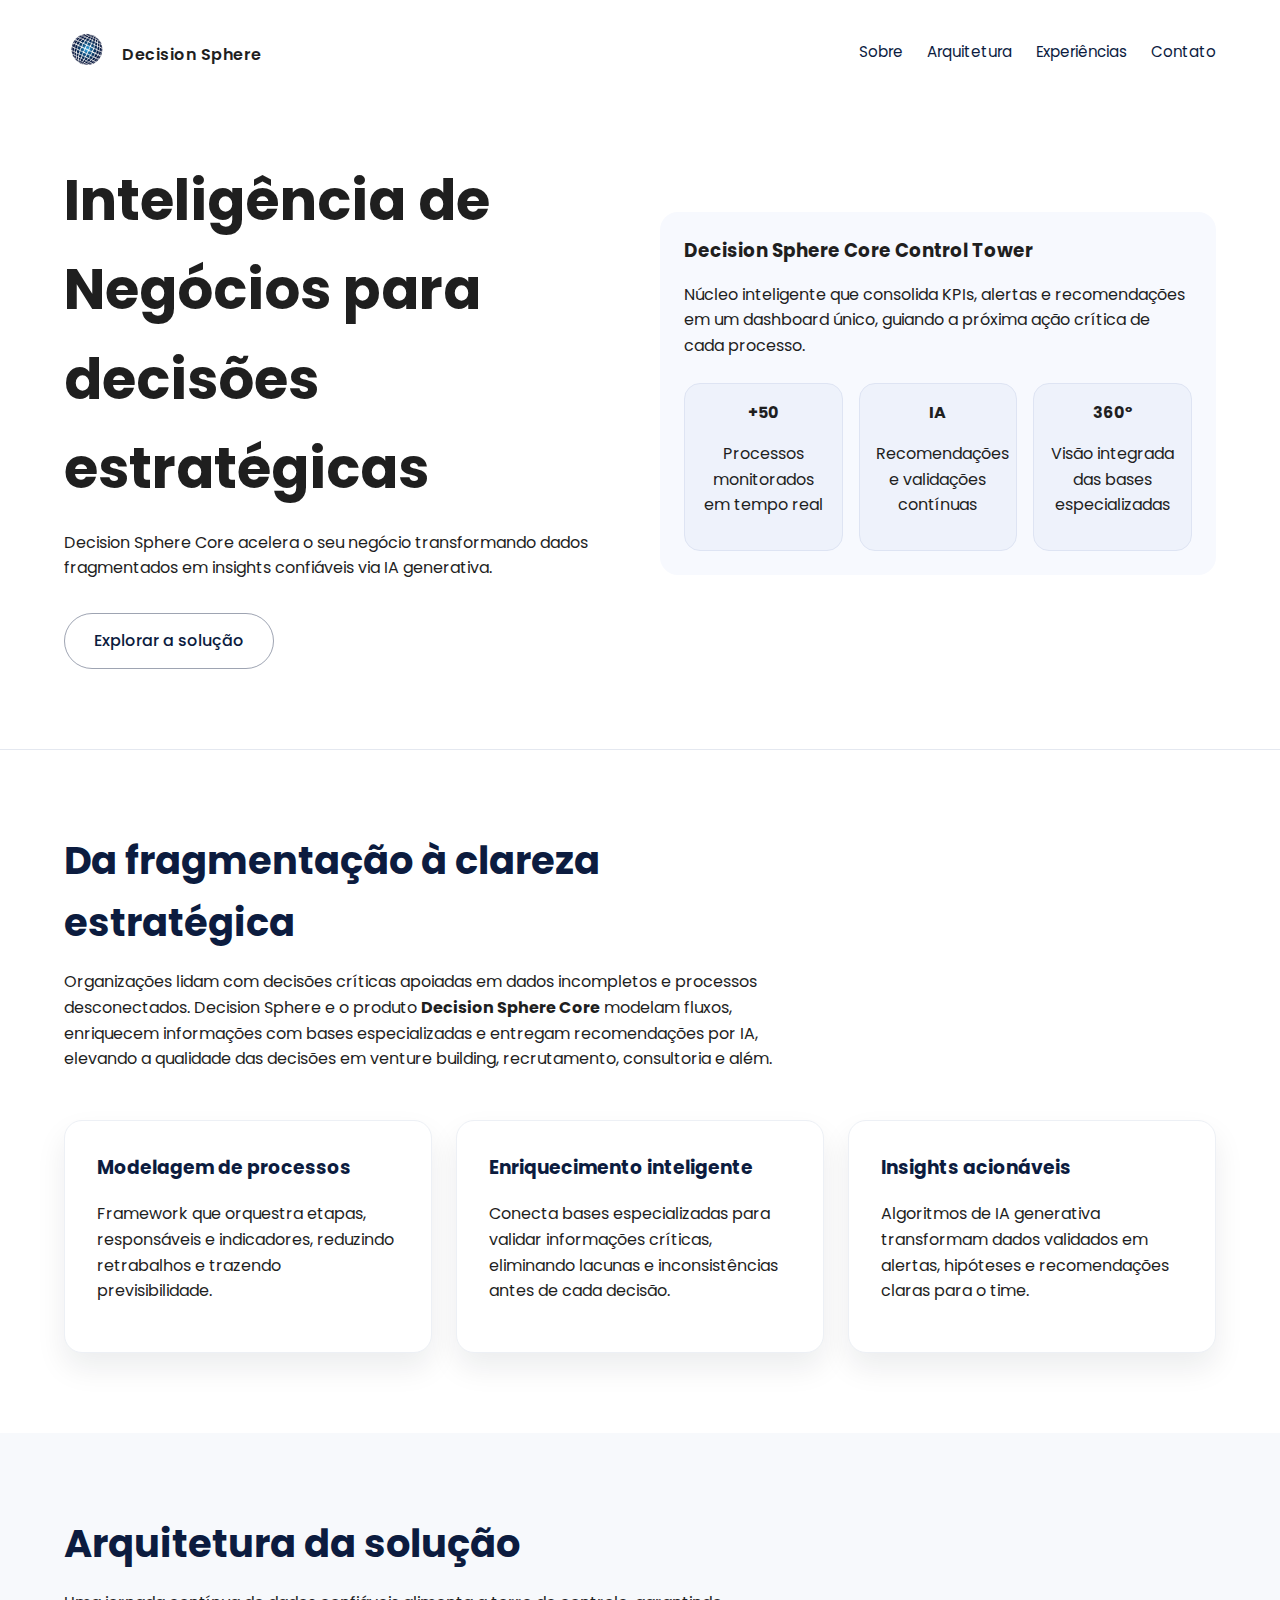
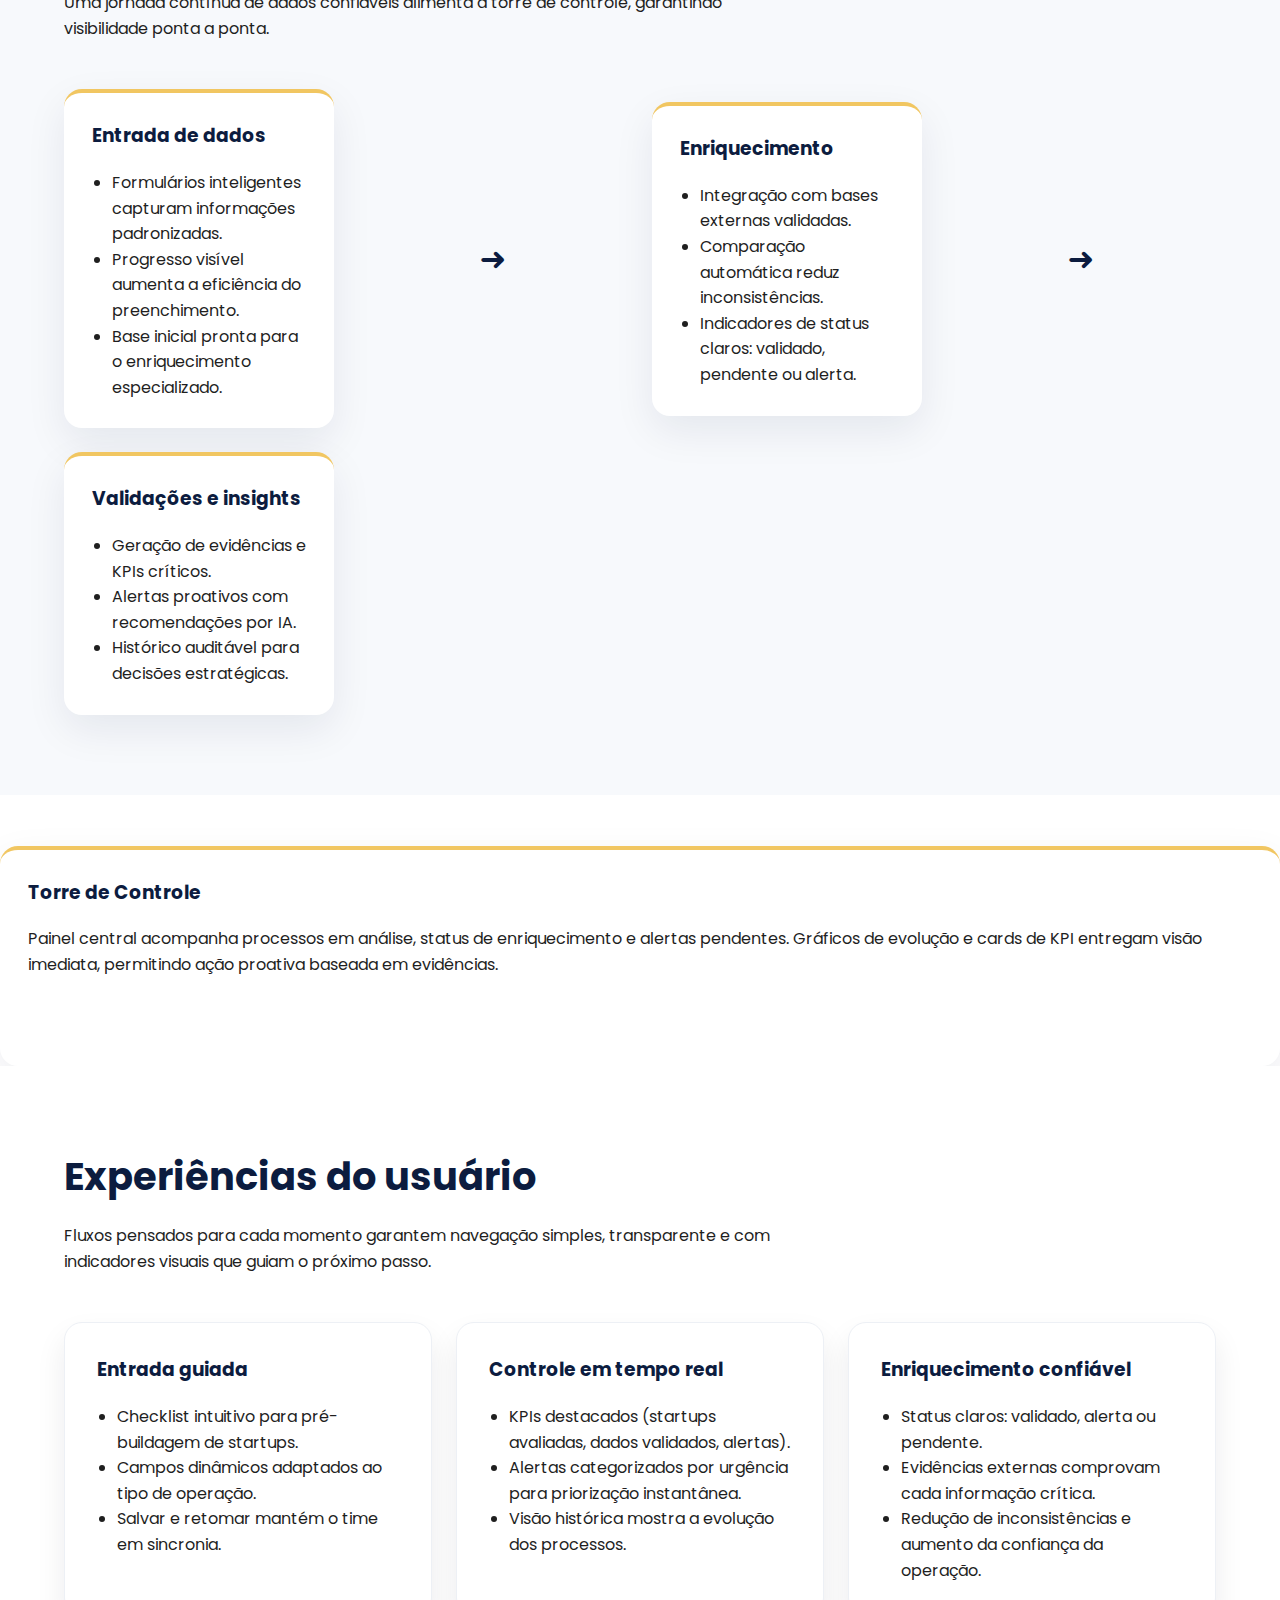
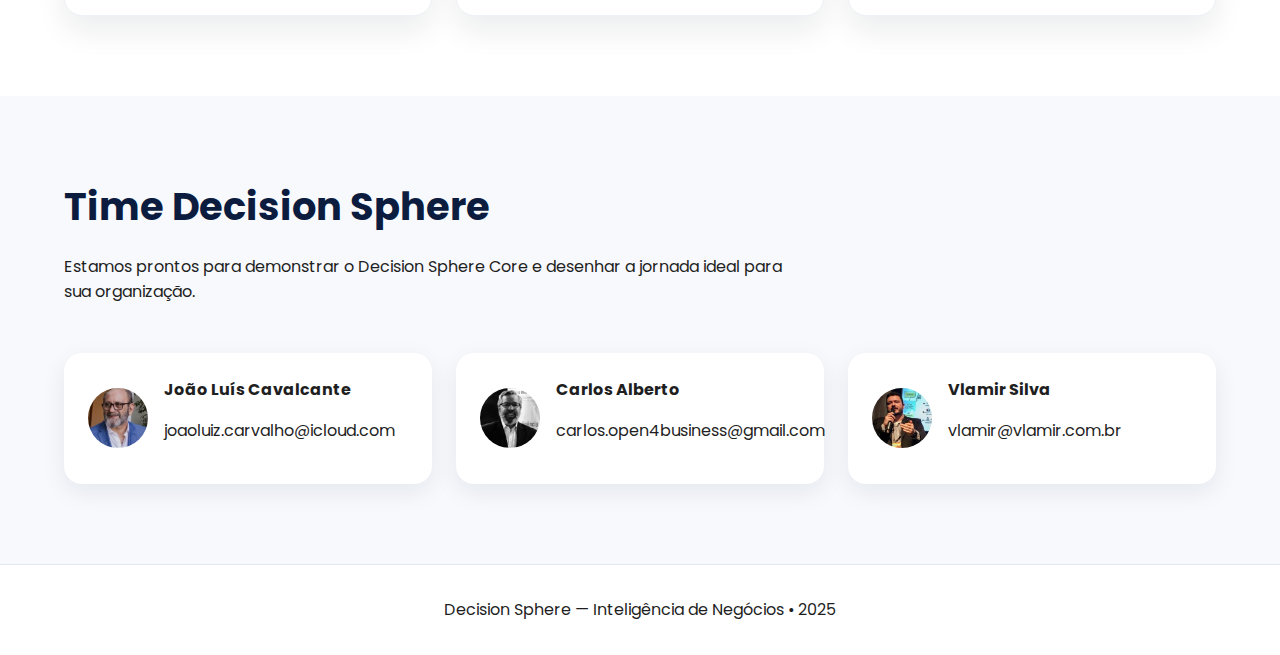
<file: index.html>
<!DOCTYPE html>
<html lang="pt-BR">
  <head>
    <meta charset="UTF-8" />
    <meta name="viewport" content="width=device-width, initial-scale=1.0" />
    <title>Decision Sphere | Inteligência de Negócios</title>
    <link rel="preconnect" href="https://fonts.googleapis.com" />
    <link rel="preconnect" href="https://fonts.gstatic.com" crossorigin />
    <link
      href="https://fonts.googleapis.com/css2?family=Poppins:wght@300;400;500;600&display=swap"
      rel="stylesheet"
    />
    <style>
      :root {
        --navy: #0c1c3f;
        --navy-dark: #050f24;
        --gold: #f1c661;
        --gray: #eef2f7;
        --text: #1f1f1f;
      }

      * {
        box-sizing: border-box;
      }

      body {
        margin: 0;
        font-family: "Poppins", "Segoe UI", system-ui, -apple-system, sans-serif;
        color: var(--text);
        background: #fff;
        line-height: 1.6;
      }

      a {
        color: inherit;
        text-decoration: none;
      }

      img {
        max-width: 100%;
        height: auto;
      }

      header.hero {
        position: relative;
        background: #fff;
        color: var(--text);
        padding: 2rem 5vw 5rem;
        border-bottom: 1px solid #e4e8f0;
      }

      nav {
        display: flex;
        justify-content: space-between;
        align-items: center;
        flex-wrap: wrap;
        gap: 1rem;
        position: relative;
        z-index: 1;
      }

      .logo {
        display: flex;
        align-items: center;
        font-weight: 600;
        letter-spacing: 0.5px;
      }

      .logo-image {
        width: 46px;
        height: 46px;
        margin-right: 0.75rem;
        object-fit: contain;
      }

      .nav-links {
        display: flex;
        gap: 1.5rem;
        font-size: 0.95rem;
      }

      .nav-links a {
        color: var(--navy);
        border-bottom: 2px solid transparent;
        padding-bottom: 0.25rem;
        transition: border 0.2s ease, color 0.2s ease;
      }

      .nav-links a:hover {
        color: var(--navy-dark);
        border-color: var(--gold);
      }

      .hero-content {
        display: grid;
        grid-template-columns: repeat(auto-fit, minmax(280px, 1fr));
        gap: 2.5rem;
        margin-top: 2.5rem;
        align-items: center;
        position: relative;
        z-index: 1;
      }

      .hero-text h1 {
        font-size: clamp(2.2rem, 5vw, 3.5rem);
        margin-bottom: 1rem;
      }

      .hero-text p {
        color: var(--text);
        margin-bottom: 2rem;
      }

      .cta-group {
        display: flex;
        flex-wrap: wrap;
        gap: 1rem;
      }

      .btn {
        padding: 0.9rem 1.8rem;
        border-radius: 999px;
        font-weight: 500;
        border: 1px solid transparent;
        transition: transform 0.2s ease, background 0.2s ease;
      }

      .btn-primary {
        background: var(--gold);
        color: #1a1200;
      }

      .btn-secondary {
        border-color: rgba(12, 28, 63, 0.4);
        color: var(--navy);
      }

      .btn:hover {
        transform: translateY(-2px);
      }

      .hero-highlight {
        background: #f7f9fe;
        border-radius: 18px;
        padding: 1.5rem;
        backdrop-filter: blur(8px);
        color: var(--text);
      }

      .hero-highlight h3 {
        margin: 0 0 0.5rem;
        font-size: 1.15rem;
      }

      .stats {
        display: grid;
        grid-template-columns: repeat(auto-fit, minmax(140px, 1fr));
        gap: 1rem;
        margin-top: 1.5rem;
      }

      .stat-card {
        background: #eef2fb;
        border: 1px solid #dee4f3;
        border-radius: 16px;
        padding: 1rem;
        text-align: center;
      }

      main {
        position: relative;
        z-index: 2;
      }

      .section {
        padding: 5rem 5vw;
        background: #fff;
      }

      .section:nth-of-type(even) {
        background: #f7f9fc;
      }

      .section-heading {
        max-width: 720px;
        margin-bottom: 3rem;
      }

      .section-heading h2 {
        margin: 0 0 0.75rem;
        font-size: clamp(1.8rem, 4vw, 2.4rem);
        color: var(--navy);
      }

      .flow {
        display: grid;
        grid-template-columns: repeat(auto-fit, minmax(220px, 1fr));
        gap: 1.5rem;
        align-items: center;
      }

      .flow-card {
        background: #fff;
        border-radius: 18px;
        padding: 1.75rem;
        box-shadow: 0 15px 40px rgba(12, 28, 63, 0.08);
        border-top: 4px solid var(--gold);
        min-height: 220px;
      }

      .flow-card h3 {
        margin-top: 0;
        color: var(--navy);
      }

      .flow-card ul {
        padding-left: 1.25rem;
        margin: 0;
      }

      .flow-arrow {
        text-align: center;
        font-size: 2rem;
        color: var(--navy);
      }

      .tower {
        margin: 3rem auto 0;
        padding: 2rem;
        border-radius: 22px;
        background: linear-gradient(135deg, #fefefe, #e9eef7);
        box-shadow: 0 20px 60px rgba(12, 28, 63, 0.08);
      }

      .tower h3 {
        margin-top: 0;
      }

      .cards-grid {
        display: grid;
        grid-template-columns: repeat(auto-fit, minmax(260px, 1fr));
        gap: 1.5rem;
      }

      .experience-card {
        border-radius: 18px;
        padding: 2rem;
        background: #fff;
        box-shadow: 0 15px 30px rgba(15, 24, 44, 0.08);
        border: 1px solid #edf0f5;
      }

      .experience-card h3 {
        margin-top: 0;
        color: var(--navy);
      }

      .experience-card ul {
        margin: 1rem 0 0;
        padding-left: 1.25rem;
      }

      .contacts {
        display: grid;
        grid-template-columns: repeat(auto-fit, minmax(220px, 1fr));
        gap: 1.5rem;
      }

      .contact-card {
        background: #fff;
        border-radius: 18px;
        padding: 1.5rem;
        display: flex;
        align-items: center;
        gap: 1rem;
        box-shadow: 0 8px 25px rgba(12, 28, 63, 0.08);
      }

      .avatar {
        width: 60px;
        height: 60px;
        border-radius: 50%;
        object-fit: cover;
        display: block;
      }

      footer {
        background: #fff;
        color: var(--text);
        padding: 2rem 5vw;
        text-align: center;
        border-top: 1px solid #e4e8f0;
      }

      @media (max-width: 768px) {
        header.hero {
          padding-bottom: 4rem;
        }

        nav {
          flex-direction: column;
          align-items: flex-start;
        }

        .nav-links {
          flex-wrap: wrap;
        }

        .flow {
          grid-template-columns: 1fr;
        }

        .flow-arrow {
          display: none;
        }
      }
    </style>
  </head>
  <body>
    <header class="hero" id="home">
      <nav>
        <div class="logo">
          <img src="Logo.png" alt="Decision Sphere logo" class="logo-image" />
          Decision Sphere
        </div>
        <div class="nav-links">
          <a href="#sobre">Sobre</a>
          <a href="#arquitetura">Arquitetura</a>
          <a href="#experiencias">Experiências</a>
          <a href="#contato">Contato</a>
        </div>
      </nav>
      <div class="hero-content">
        <div class="hero-text">
          <h1>Inteligência de Negócios para decisões estratégicas</h1>
          <p>
            Decision Sphere Core acelera o seu negócio
            transformando dados fragmentados em insights confiáveis
            via IA generativa.
          </p>
          <div class="cta-group">
            <a class="btn btn-secondary" href="#arquitetura"
              >Explorar a solução</a
            >
          </div>
        </div>
        <div class="hero-highlight">
          <h3>Decision Sphere Core Control Tower</h3>
          <p>
            Núcleo inteligente que consolida KPIs, alertas e recomendações em um
            dashboard único, guiando a próxima ação crítica de cada processo.
          </p>
          <div class="stats">
            <div class="stat-card">
              <strong>+50</strong>
              <p>Processos monitorados em tempo real</p>
            </div>
            <div class="stat-card">
              <strong>IA</strong>
              <p>Recomendações e validações contínuas</p>
            </div>
            <div class="stat-card">
              <strong>360º</strong>
              <p>Visão integrada das bases especializadas</p>
            </div>
          </div>
        </div>
      </div>
    </header>

    <main>
      <section class="section" id="sobre">
        <div class="section-heading">
          <h2>Da fragmentação à clareza estratégica</h2>
          <p>
            Organizações lidam com decisões críticas apoiadas em dados incompletos
            e processos desconectados. Decision Sphere e o produto
            <strong>Decision Sphere Core</strong> modelam fluxos, enriquecem
            informações com bases especializadas e entregam recomendações por IA,
            elevando a qualidade das decisões em venture building, recrutamento,
            consultoria e além.
          </p>
        </div>
        <div class="cards-grid">
          <article class="experience-card">
            <h3>Modelagem de processos</h3>
            <p>
              Framework que orquestra etapas, responsáveis e indicadores, reduzindo
              retrabalhos e trazendo previsibilidade.
            </p>
          </article>
          <article class="experience-card">
            <h3>Enriquecimento inteligente</h3>
            <p>
              Conecta bases especializadas para validar informações críticas,
              eliminando lacunas e inconsistências antes de cada decisão.
            </p>
          </article>
          <article class="experience-card">
            <h3>Insights acionáveis</h3>
            <p>
              Algoritmos de IA generativa transformam dados validados em alertas,
              hipóteses e recomendações claras para o time.
            </p>
          </article>
        </div>
      </section>

      <section class="section" id="arquitetura">
        <div class="section-heading">
          <h2>Arquitetura da solução</h2>
          <p>
            Uma jornada contínua de dados confiáveis alimenta a torre de controle,
            garantindo visibilidade ponta a ponta.
          </p>
        </div>
        <div class="flow">
          <article class="flow-card">
            <h3>Entrada de dados</h3>
            <ul>
              <li>Formulários inteligentes capturam informações padronizadas.</li>
              <li>Progresso visível aumenta a eficiência do preenchimento.</li>
              <li>Base inicial pronta para o enriquecimento especializado.</li>
            </ul>
          </article>
          <div class="flow-arrow">➜</div>
          <article class="flow-card">
            <h3>Enriquecimento</h3>
            <ul>
              <li>Integração com bases externas validadas.</li>
              <li>Comparação automática reduz inconsistências.</li>
              <li>Indicadores de status claros: validado, pendente ou alerta.</li>
            </ul>
          </article>
          <div class="flow-arrow">➜</div>
          <article class="flow-card">
            <h3>Validações e insights</h3>
            <ul>
              <li>Geração de evidências e KPIs críticos.</li>
              <li>Alertas proativos com recomendações por IA.</li>
              <li>Histórico auditável para decisões estratégicas.</li>
            </ul>
          </article>
        </div>
        </section>
        <BR></BR>
        <div class="flow-card">
          <h3>Torre de Controle</h3>
          <p>
            Painel central acompanha processos em análise, status de enriquecimento
            e alertas pendentes. Gráficos de evolução e cards de KPI entregam visão
            imediata, permitindo ação proativa baseada em evidências.
          </p>
        </div>
      </section>

      <section class="section" id="experiencias">
        <div class="section-heading">
          <h2>Experiências do usuário</h2>
          <p>
            Fluxos pensados para cada momento garantem navegação simples, transparente
            e com indicadores visuais que guiam o próximo passo.
          </p>
        </div>
        <div class="cards-grid">
          <article class="experience-card">
            <h3>Entrada guiada</h3>
            <ul>
              <li>Checklist intuitivo para pré-buildagem de startups.</li>
              <li>Campos dinâmicos adaptados ao tipo de operação.</li>
              <li>Salvar e retomar mantém o time em sincronia.</li>
            </ul>
          </article>
          <article class="experience-card">
            <h3>Controle em tempo real</h3>
            <ul>
              <li>KPIs destacados (startups avaliadas, dados validados, alertas).</li>
              <li>Alertas categorizados por urgência para priorização instantânea.</li>
              <li>Visão histórica mostra a evolução dos processos.</li>
            </ul>
          </article>
          <article class="experience-card">
            <h3>Enriquecimento confiável</h3>
            <ul>
              <li>Status claros: validado, alerta ou pendente.</li>
              <li>Evidências externas comprovam cada informação crítica.</li>
              <li>Redução de inconsistências e aumento da confiança da operação.</li>
            </ul>
          </article>
        </div>
      </section>

      <section class="section" id="contato">
        <div class="section-heading">
          <h2>Time Decision Sphere</h2>
          <p>
            Estamos prontos para demonstrar o Decision Sphere Core e desenhar a
            jornada ideal para sua organização.
          </p>
        </div>
        <div class="contacts">
          <div class="contact-card">
            <img src="joao.jpeg" alt="João Luís Cavalcante" class="avatar" />
            <div>
              <strong>João Luís Cavalcante</strong>
              <p>joaoluiz.carvalho@icloud.com</p>
            </div>
          </div>
          <div class="contact-card">
            <img src="carlos.jpeg" alt="Carlos Alberto" class="avatar" />
            <div>
              <strong>Carlos Alberto</strong>
              <p>carlos.open4business@gmail.com</p>
            </div>
          </div>
          <div class="contact-card">
            <img src="vlamir.jpeg" alt="Vlamir Silva" class="avatar" />
            <div>
              <strong>Vlamir Silva</strong>
              <p>vlamir@vlamir.com.br</p>
            </div>
          </div>
        </div>
      </section>
    </main>

    <footer>
      Decision Sphere &mdash; Inteligência de Negócios • 2025
    </footer>
  </body>
</html>
</file>
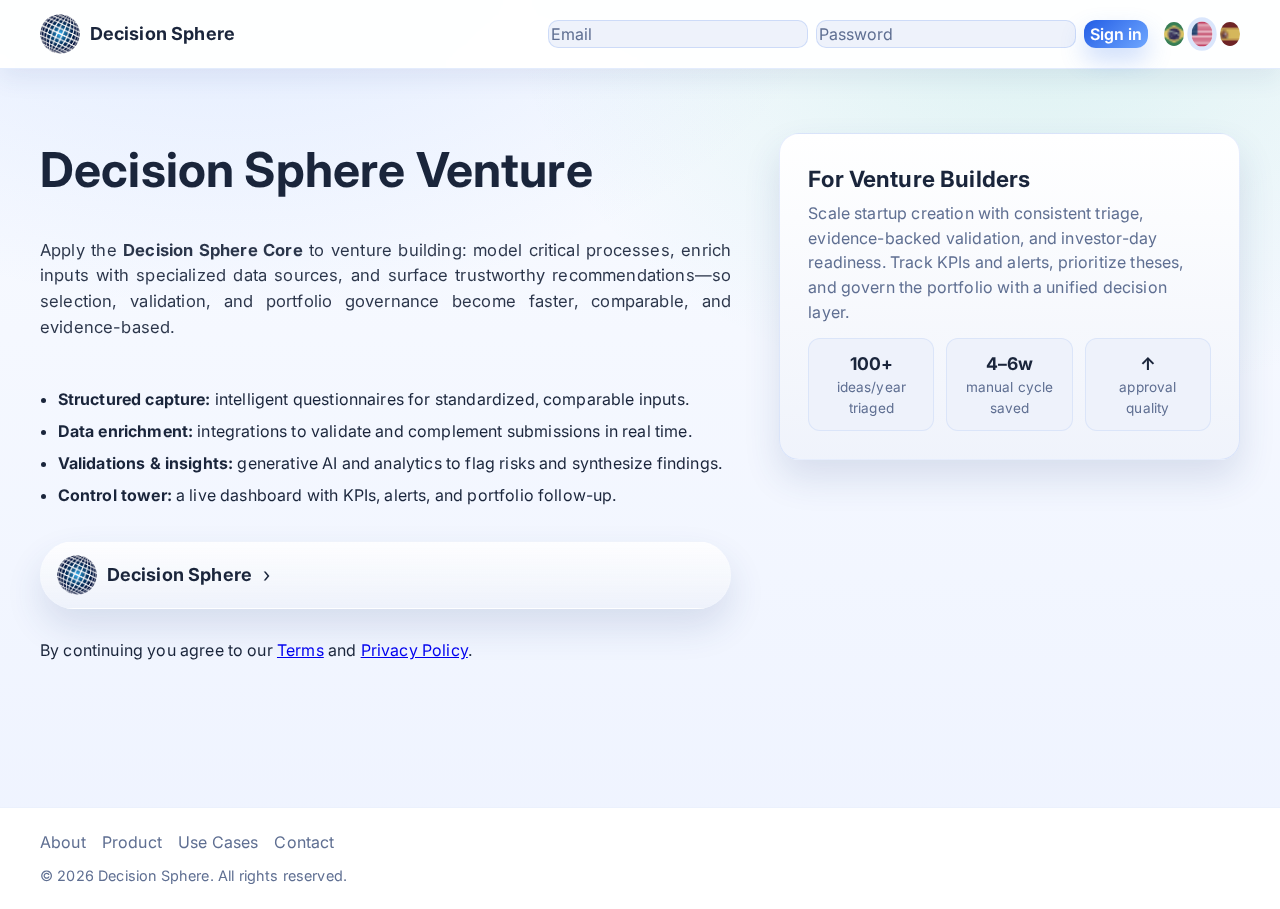
<file: venture/index.html>
<!doctype html>
<html lang="en">
  <head>
    <meta charset="utf-8" />
    <meta name="viewport" content="width=device-width, initial-scale=1, viewport-fit=cover" />
    <title>Decision Sphere Venture — Landing</title>
    <meta name="description" content="Decision Sphere Venture — applying Decision Sphere Core to venture building with structured data capture, enrichment, validations, and a real-time control tower." />

    <link rel="preconnect" href="https://fonts.gstatic.com" crossorigin />
    <link href="https://fonts.googleapis.com/css2?family=Inter:wght@300;400;500;600;700&display=swap" rel="stylesheet" />
    <link rel="stylesheet" href="style.css" />
  </head>

  <body>
    <!-- ===== HEADER ===== -->
    <header class="ds-header">
      <div class="ds-header__inner container">
        <a class="ds-logo" href="#" aria-label="Decision Sphere home">
          <img src="assets/Logo.png" alt="" class="ds-logo__glyph" />
          <span class="ds-logo__text">Decision&nbsp;Sphere</span>
        </a>

        <div class="ds-topright">
          <!-- Auth -->
          <form class="ds-auth" action="#" method="post" novalidate>
            <input class="ds-input" type="email" id="email" autocomplete="username" data-i18n-placeholder="auth.email" placeholder="Email" required />
            <input class="ds-input" type="password" id="password" autocomplete="current-password" data-i18n-placeholder="auth.password" placeholder="Password" required />
            <button class="ds-btn ds-btn--primary" type="submit" data-i18n="auth.signin">Sign in</button>
          </form>

          <!-- Language flags (horizontal stack) -->
          <div class="ds-lang" role="group" aria-label="Language selector">
            <button type="button" data-lang="pt-BR" aria-pressed="false" title="Português (Brasil)"><img src="assets/br.png" alt="PT-BR" /></button>
            <button type="button" data-lang="en-US" aria-pressed="true" title="English (United States)"><img src="assets/us.png" alt="EN-US" /></button>
            <button type="button" data-lang="es-419" aria-pressed="false" title="Español (Latinoamérica)"><img src="assets/es.png" alt="ES-419" /></button>
          </div>
        </div>
      </div>
    </header>

    <!-- ===== MAIN / HERO ===== -->
    <main id="main" class="ds-main">
      <section class="ds-hero container">
        <div class="ds-hero__copy">
          <h1 class="ds-hero__title" data-i18n="hero.title">Decision Sphere Venture</h1>
          <p class="ds-hero__lead" data-i18n-html="hero.lead">Apply the <strong>Decision Sphere Core</strong> to venture building: model critical processes, enrich inputs with specialized data sources, and surface trustworthy recommendations—so selection, validation, and portfolio governance become faster, comparable, and evidence-based.</p>
          <ul class="ds-hero__bullets">
            <li data-i18n-html="hero.bullet1"><strong>Structured capture:</strong> intelligent questionnaires for standardized, comparable inputs.</li>
            <li data-i18n-html="hero.bullet2"><strong>Data enrichment:</strong> integrations to validate and complement submissions in real time.</li>
            <li data-i18n-html="hero.bullet3"><strong>Validations & insights:</strong> generative AI and analytics to flag risks and synthesize findings.</li>
            <li data-i18n-html="hero.bullet4"><strong>Control tower:</strong> a live dashboard with KPIs, alerts, and portfolio follow-up.</li>
          </ul>
          <a href="#" class="ds-cta" aria-label="Decision Sphere">
            <span class="ds-logo ds-logo--inline">
              <img src="assets/Logo.png" alt="" class="ds-logo__glyph" />
              <span class="ds-logo__text">Decision&nbsp;Sphere</span>
            </span>
            <span class="ds-cta__chevron">›</span>
          </a>
          <p class="ds-legal" data-i18n-html="hero.legal">By continuing you agree to our <a href="#">Terms</a> and <a href="#">Privacy Policy</a>.</p>
        </div>

        <aside class="ds-hero__panel" aria-label="Venture Builder summary">
          <div class="ds-card">
            <h2 class="ds-card__title" data-i18n="panel.title">For Venture Builders</h2>
            <p class="ds-card__text" data-i18n="panel.text">Scale startup creation with consistent triage, evidence-backed validation, and investor-day readiness. Track KPIs and alerts, prioritize theses, and govern the portfolio with a unified decision layer.</p>
            <div class="ds-metrics">
              <div class="ds-metric">
                <span class="ds-metric__value" data-i18n="panel.m1.value">100+</span>
                <span class="ds-metric__label" data-i18n="panel.m1.label">ideas/year triaged</span>
              </div>
              <div class="ds-metric">
                <span class="ds-metric__value" data-i18n="panel.m2.value">4–6w</span>
                <span class="ds-metric__label" data-i18n="panel.m2.label">manual cycle saved</span>
              </div>
              <div class="ds-metric">
                <span class="ds-metric__value" data-i18n="panel.m3.value">↑</span>
                <span class="ds-metric__label" data-i18n="panel.m3.label">approval quality</span>
              </div>
            </div>
          </div>
        </aside>
      </section>
    </main>

    <!-- ===== FOOTER ===== -->
    <footer class="ds-footer">
      <div class="container ds-footer__inner">
        <nav class="ds-footer__nav" aria-label="Footer">
          <a href="#" data-i18n="footer.about">About</a>
          <a href="#" data-i18n="footer.product">Product</a>
          <a href="#" data-i18n="footer.usecases">Use Cases</a>
          <a href="#" data-i18n="footer.contact">Contact</a>
        </nav>
        <p class="ds-copy">© <span id="year"></span> <span>Decision Sphere.</span> <span data-i18n="footer.rights">All rights reserved.</span></p>
      </div>
    </footer>

    <script src="i18n.js"></script>
  </body>
</html>
</file>
<file: venture/style.css>
/* Decision Sphere — central style repository */
*, *::before, *::after { box-sizing: border-box; }
html, body { margin: 0; padding: 0; }
img, svg { display: block; max-width: 100%; height: auto; }
button, input { font: inherit; }

:root{
  --ds-surface: #ffffff;
  --ds-elev: #eef2fb;
  --ds-text: #1a253b;
  --ds-muted: #5f6f92;
  --ds-primary: #3a76f0;
  --ds-primary-strong: #235de5;
  --ds-highlight: #6fa7ff;
  --ds-radius-lg: 20px;
  --ds-shadow: 0 18px 36px rgba(44,73,128,0.14);
  --ds-maxw: 1200px;
  --ds-gutter: clamp(16px, 3vw, 32px);
}
html { color-scheme: light; }
body{
  background:
    radial-gradient(1100px 720px at 18% -12%, rgba(95, 150, 255, 0.18), transparent 58%),
    radial-gradient(900px 680px at 82% 0%, rgba(51, 192, 161, 0.14), transparent 60%),
    linear-gradient(180deg, #f9fbff 0%, #eef3ff 100%);
  color: var(--ds-text);
  font-family: Inter, system-ui, -apple-system, Segoe UI, Roboto, "Helvetica Neue", Arial, sans-serif;
  line-height: 1.55;
  letter-spacing: 0.01em;
}
.container{ width: min(100% - 2*var(--ds-gutter), var(--ds-maxw)); margin-inline: auto; }

/* Header */
.ds-header{ position: sticky; top: 0; z-index: 1000; backdrop-filter: saturate(140%) blur(10px); background: color-mix(in srgb, var(--ds-surface) 96%, transparent); border-bottom: 1px solid color-mix(in srgb, var(--ds-primary) 14%, transparent); box-shadow: 0 10px 24px rgba(40, 70, 125, 0.08); }
.ds-header__inner{ display: flex; align-items: center; justify-content: space-between; gap: var(--ds-gutter); padding: 14px 0; }

.ds-logo{ display: inline-flex; align-items: center; gap: .6rem; text-decoration: none; font-weight: 700; color: var(--ds-text); }
.ds-logo__glyph{ inline-size: 40px; aspect-ratio: 1; border-radius: 999px; object-fit: contain; display: block; }
.ds-logo__text{ font-size: clamp(1rem, 1.6vw, 1.125rem); white-space: nowrap; }

.ds-topright{ display: flex; align-items: center; gap: 1rem; margin-left: auto; }

/* Language selector */
.ds-lang{ display: flex; flex-direction: row; align-items: center; gap: .5rem; margin-top: 0; }
.ds-lang button{ background: transparent; border: none; cursor: pointer; padding: 0; line-height: 0; }
.ds-lang img{ width: 24px; height: 24px; border-radius: 50%; object-fit: cover; filter: grayscale(50%) brightness(.97); transition: transform .15s ease, filter .15s ease, box-shadow .2s ease; }
.ds-lang button[aria-pressed="true"] img{ filter: none; transform: scale(1.05); box-shadow: 0 0 0 4px rgba(58,118,240,0.18); }
.ds-lang button:hover img{ filter: none; }

/* Auth */
.ds-auth{ display: grid; grid-template-columns: 1fr 1fr auto; gap: .5rem; width: 100%; }
.ds-input{ background: var(--ds-elev); border: 1px solid color-mix(in srgb, var(--ds-primary) 18%, transparent); color: var(--ds-text); border-radius: 10px; }
.ds-input::placeholder{ color: var(--ds-muted); }
.ds-btn{ border: 0; border-radius: 12px; cursor: pointer; transition: all .2s ease; font-weight: 600; }
.ds-btn--primary{ background: linear-gradient(135deg, var(--ds-primary-strong), var(--ds-highlight)); color: #fff; box-shadow: 0 12px 24px rgba(58,118,240,0.25); }
.ds-btn--primary:hover{ transform: translateY(-1px) scale(1.02); box-shadow: 0 0 18px rgba(138,197,255,0.6); }

/* Main/Hero */
.ds-main{ padding-block: clamp(28px, 5.4vw, 64px); }
.ds-hero{ display: grid; grid-template-columns: 1.2fr .8fr; gap: clamp(20px, 4vw, 48px); align-items: start; }
.ds-hero__copy{ display: grid; gap: .85rem; }
.ds-hero__title{ font-size: clamp(1.8rem, 3.8vw, 3rem); margin: 0; }
.ds-hero__lead{ font-size: clamp(1rem, 1.3vw, 1.125rem); opacity: .92; text-align: justify; text-justify: inter-word; }
.ds-hero__bullets{ display: grid; gap: .45rem; padding-left: 1.1rem; }
.ds-cta{ --pad: .8rem; margin-top: .25rem; display: inline-flex; align-items: center; gap: .7rem; padding: var(--pad) calc(var(--pad) * 1.25); border-radius: 999px; text-decoration: none; color: var(--ds-text); background: linear-gradient(180deg, color-mix(in srgb, var(--ds-surface) 85%, transparent), var(--ds-elev)); border: 1px solid color-mix(in srgb, #ffffff 10%, transparent); box-shadow: var(--ds-shadow); }
.ds-cta:hover{ border-color: color-mix(in srgb, var(--ds-primary) 50%, transparent); outline: 3px solid color-mix(in srgb, var(--ds-primary) 18%, transparent); }
.ds-cta__chevron{ font-size: 1.25rem; line-height: 1; }

/* Side panel */
.ds-hero__panel{ min-width: 0; }
.ds-card{ background: linear-gradient(180deg, var(--ds-surface), color-mix(in srgb, var(--ds-elev) 90%, var(--ds-surface) 10%)); border: 1px solid color-mix(in srgb, var(--ds-primary) 12%, transparent); border-radius: var(--ds-radius-lg); padding: clamp(16px, 3.2vw, 28px); box-shadow: var(--ds-shadow); }
.ds-card__title{ margin: 0 0 .25rem 0; font-size: clamp(1.1rem, 2vw, 1.4rem); }
.ds-card__text{ color: var(--ds-muted); margin: 0 0 .8rem 0; }
.ds-metrics{ margin-top: .6rem; display: grid; grid-template-columns: repeat(3, minmax(0, 1fr)); gap: .75rem; }
.ds-metric{ background: var(--ds-elev); border: 1px solid color-mix(in srgb, var(--ds-primary) 10%, transparent); border-radius: 12px; padding: .7rem .8rem; text-align: center; }
.ds-metric__value{ display: block; font-weight: 700; font-size: 1.1rem; }
.ds-metric__label{ display: block; color: var(--ds-muted); font-size: .85rem; }

/* Footer */
.ds-footer{ border-top: 1px solid color-mix(in srgb, var(--ds-primary) 10%, transparent); margin-top: clamp(32px, 5vw, 72px); padding-block: 22px; background: color-mix(in srgb, var(--ds-surface) 95%, transparent); }
.ds-footer__inner{ display: grid; gap: .6rem; }
.ds-footer__nav{ display: flex; flex-wrap: wrap; gap: 1rem; }
.ds-footer__nav a{ color: var(--ds-muted); text-decoration: none; }
.ds-footer__nav a:hover{ color: var(--ds-text); }
.ds-copy{ color: var(--ds-muted); margin: 0; font-size: .9rem; }

/* Responsive */
@media (max-width: 980px){
  .ds-hero{ grid-template-columns: 1fr; }
  .ds-hero__copy{ order: -1; }
}
@media (max-width: 900px){
  .ds-header__inner{ flex-direction: column; align-items: flex-start; }
  .ds-topright{ width: 100%; justify-content: space-between; align-items: flex-start; }
  .ds-lang{ flex-direction: row; margin-top: .25rem; }
}
@media (max-width: 720px){
  .ds-auth{ grid-template-columns: 1fr; }
}
</file>
